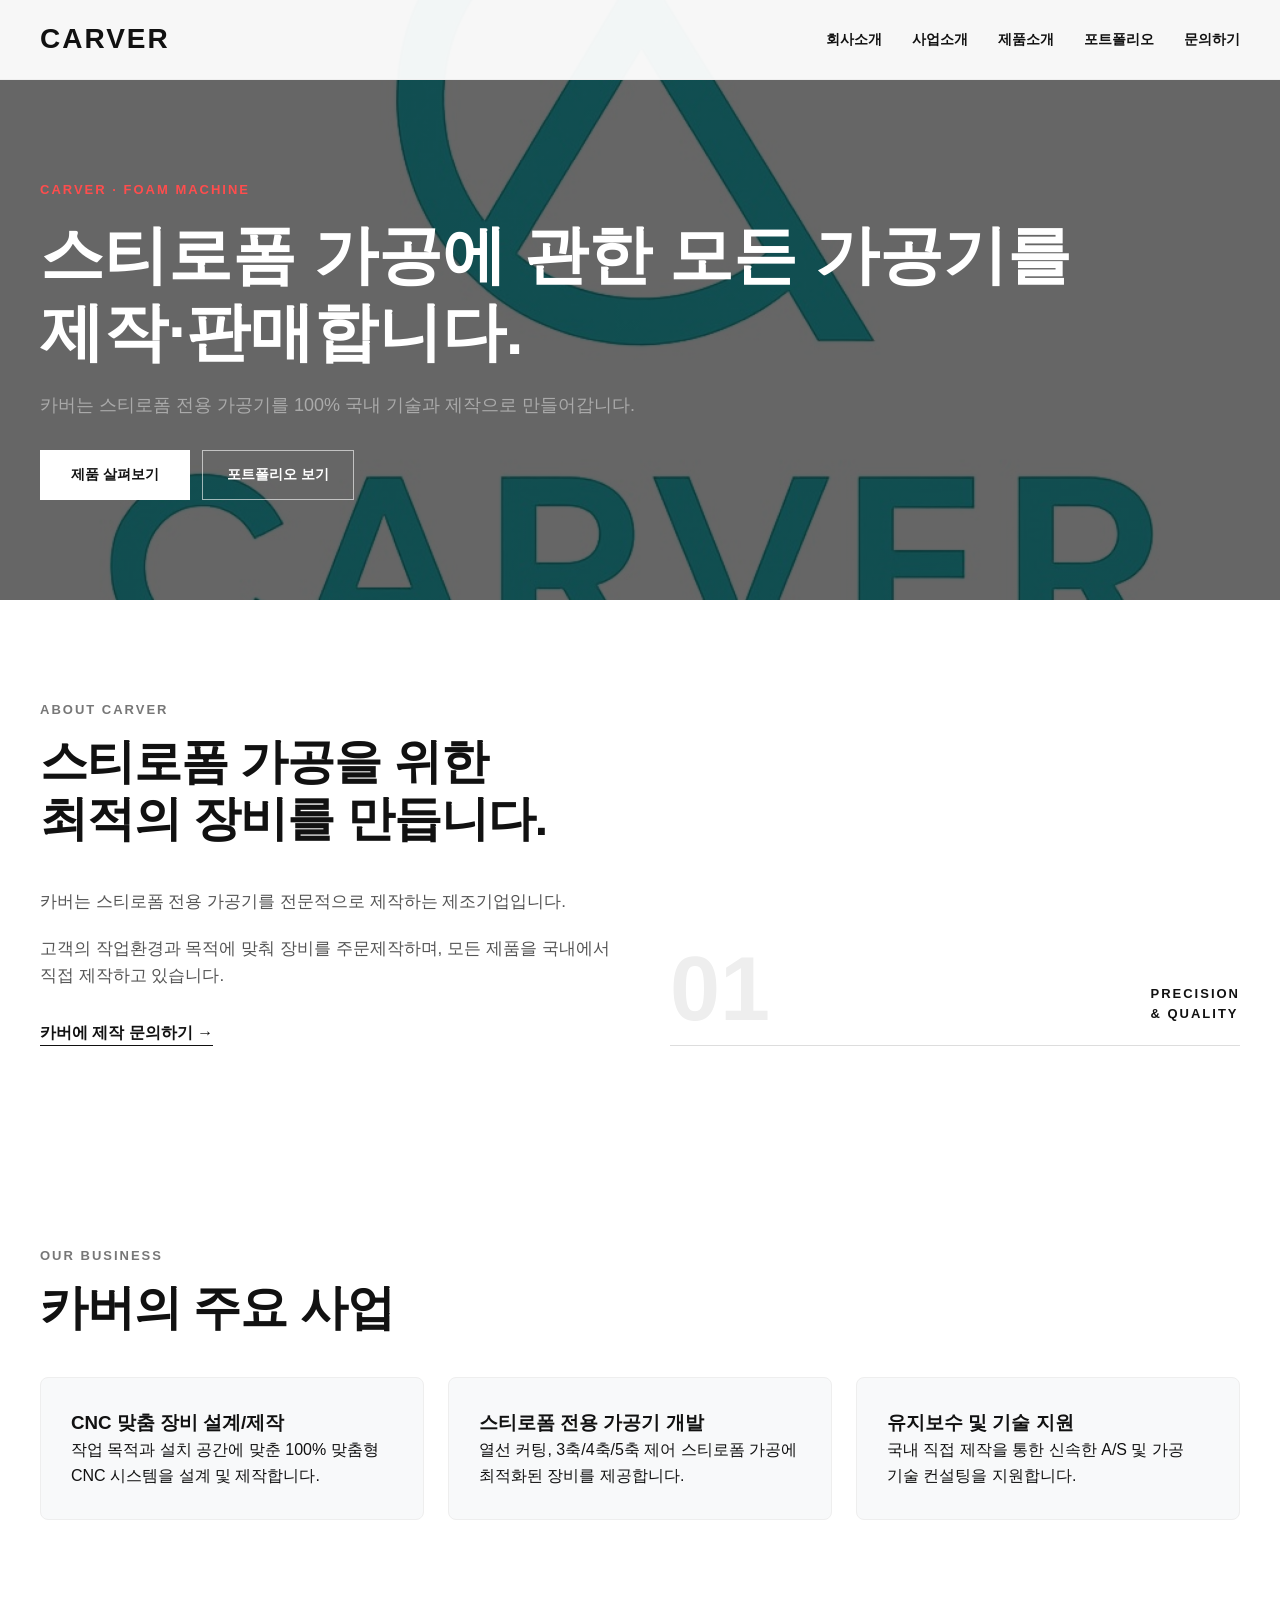
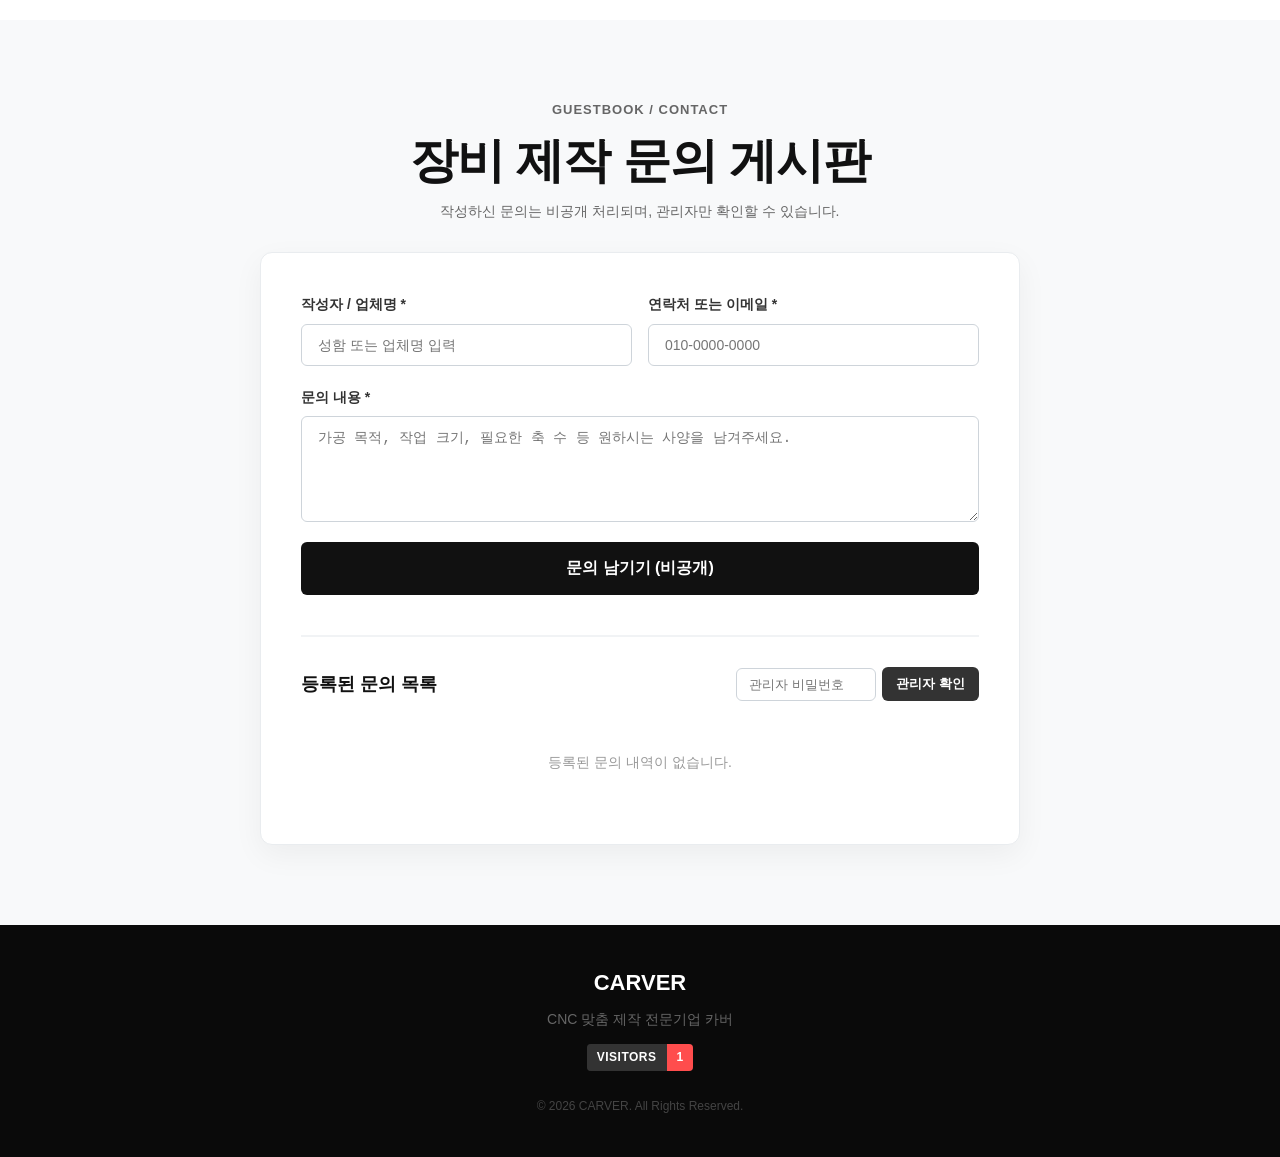
<file: index.html>
<!DOCTYPE html>
<html lang="ko">
<head>
    <meta charset="UTF-8">
    <meta name="viewport" content="width=device-width, initial-scale=1.0">
    <title>카버 | CNC 맞춤기계 제작 전문기업</title>
    <meta name="description" content="카버는 정밀 CNC 가공과 맞춤 제작을 전문으로 하는 기업입니다.">
    <link rel="stylesheet" href="css/style.css">
    <style>
        /* 추가 반응형 및 커스텀 스타일 */
        .service-grid {
            display: grid;
            grid-template-columns: repeat(3, 1fr);
            gap: 24px;
        }
        .service-card {
            background: #f8f9fa;
            padding: 30px;
            border-radius: 8px;
            border: 1px solid #eee;
        }
        .hero {
            background-image: linear-gradient(rgba(0,0,0,0.6), rgba(0,0,0,0.6)), url('images/hero.jpg');
            background-size: cover;
            background-position: center;
        }

        /* 문의 게시판 및 모바일 전용 반응형 스타일 */
        .contact-section-custom {
            background-color: #f8f9fa !important;
            padding: 80px 20px !important;
        }
        .contact-card {
            max-width: 760px !important;
            margin: 0 auto !important;
            background: #ffffff !important;
            border-radius: 12px !important;
            padding: 40px !important;
            box-shadow: 0 10px 30px rgba(0, 0, 0, 0.05) !important;
            border: 1px solid #e9ecef !important;
            box-sizing: border-box !important;
        }
        .form-row {
            display: flex !important;
            gap: 16px !important;
            margin-bottom: 20px !important;
        }
        .form-col {
            flex: 1 !important;
            display: flex !important;
            flex-direction: column !important;
        }
        .form-col-full {
            margin-bottom: 20px !important;
            display: flex !important;
            flex-direction: column !important;
        }
        .form-label-custom {
            font-size: 14px !important;
            font-weight: 600 !important;
            color: #333 !important;
            margin-bottom: 8px !important;
            display: block !important;
            text-align: left !important;
        }
        .input-custom, .textarea-custom {
            width: 100% !important;
            padding: 12px 16px !important;
            border: 1px solid #ced4da !important;
            border-radius: 6px !important;
            font-size: 14px !important;
            box-sizing: border-box !important;
            outline: none !important;
            transition: border-color 0.2s, box-shadow 0.2s !important;
            background-color: #fff !important;
            color: #333 !important;
            -webkit-appearance: none;
        }
        .input-custom:focus, .textarea-custom:focus {
            border-color: #111 !important;
            box-shadow: 0 0 0 3px rgba(0,0,0,0.05) !important;
        }
        .btn-submit-custom {
            width: 100% !important;
            padding: 16px !important;
            background-color: #111111 !important;
            color: #ffffff !important;
            border: none !important;
            border-radius: 6px !important;
            font-size: 16px !important;
            font-weight: 700 !important;
            cursor: pointer !important;
            transition: background-color 0.2s !important;
        }
        .btn-submit-custom:hover {
            background-color: #ff4d4d !important;
        }
        .memo-divider {
            margin: 40px 0 30px 0 !important;
            border: 0 !important;
            border-top: 2px solid #f1f3f5 !important;
        }
        .admin-header-custom {
            display: flex !important;
            justify-content: space-between !important;
            align-items: center !important;
            margin-bottom: 20px !important;
            flex-wrap: wrap !important;
            gap: 12px !important;
        }
        .admin-header-custom h3 {
            margin: 0 !important;
            font-size: 18px !important;
            font-weight: 700 !important;
            color: #111 !important;
        }

        /* 방문자 수 텍스트 뱃지 스타일 */
        .visitor-counter-box {
            display: inline-flex;
            align-items: center;
            background: #222;
            border-radius: 4px;
            overflow: hidden;
            font-size: 12px;
            font-family: Arial, sans-serif;
            margin: 14px 0 10px;
        }
        .visitor-label {
            background: #333;
            color: #fff;
            padding: 4px 10px;
            font-weight: bold;
            letter-spacing: 0.5px;
        }
        .visitor-count {
            background: #ff4d4d;
            color: #fff;
            padding: 4px 10px;
            font-weight: bold;
        }

        /* 모바일 디바이스(768px 이하) 대응 스타일 */
        @media (max-width: 768px) {
            .menu-button {
                display: block !important;
                background: none;
                border: none;
                font-size: 24px;
                cursor: pointer;
            }
            .nav {
                display: none;
                position: absolute;
                top: 80px;
                left: 0;
                width: 100%;
                background: #fff;
                flex-direction: column;
                padding: 20px;
                box-shadow: 0 10px 10px rgba(0,0,0,0.05);
                border-top: 1px solid #eee;
            }
            .nav.active {
                display: flex !important;
            }
            .service-grid {
                grid-template-columns: 1fr;
            }
            .contact-section-custom {
                padding: 50px 15px !important;
            }
            .contact-card {
                padding: 24px 16px !important;
                border-radius: 10px !important;
            }
            .form-row {
                flex-direction: column !important;
                gap: 16px !important;
                margin-bottom: 16px !important;
            }
            .admin-header-custom {
                flex-direction: column !important;
                align-items: flex-start !important;
            }
            .admin-header-custom #adminAuthArea {
                width: 100% !important;
                justify-content: space-between !important;
            }
            .admin-header-custom #adminAuthArea input {
                flex: 1 !important;
            }
            .section-title h2 {
                font-size: 26px !important;
            }
        }
    </style>
</head>
<body>

    <!-- HEADER -->
    <header class="header">
        <div class="container header-inner">
            <a href="index.html" class="logo">CARVER</a>
            <nav class="nav" id="mainNav">
                <a href="index.html#about">회사소개</a>
                <a href="index.html#service">사업소개</a>
                <a href="product.html">제품소개</a>
                <a href="portfolio.html">포트폴리오</a>
                <a href="index.html#contact">문의하기</a>
            </nav>
            <button type="button" class="menu-button" id="menuToggle" aria-label="메뉴 열기">☰</button>
        </div>
    </header>

    <main>
        <!-- HERO -->
        <section class="hero">
            <div class="container hero-content">
                <p class="hero-label">CARVER · FOAM MACHINE</p>
                <h1>스티로폼 가공에 관한 모든 가공기를<br>제작·판매합니다.</h1>
                <p class="hero-description">카버는 스티로폼 전용 가공기를 100% 국내 기술과 제작으로 만들어갑니다.</p>
                <div class="hero-buttons">
                    <a href="product.html" class="button button-white">제품 살펴보기</a>
                    <a href="portfolio.html" class="button button-outline">포트폴리오 보기</a>
                </div>
            </div>
        </section>

        <!-- 1. 회사소개 (ABOUT) -->
        <section id="about" class="section about">
            <div class="container">
                <div class="section-title">
                    <p class="section-label">ABOUT CARVER</p>
                    <h2>스티로폼 가공을 위한<br>최적의 장비를 만듭니다.</h2>
                </div>
                <div class="about-content">
                    <div class="about-text">
                        <p>카버는 스티로폼 전용 가공기를 전문적으로 제작하는 제조기업입니다.</p>
                        <p>고객의 작업환경과 목적에 맞춰 장비를 주문제작하며, 모든 제품을 국내에서 직접 제작하고 있습니다.</p>
                        <a href="#contact" class="text-link">카버에 제작 문의하기 →</a>
                    </div>
                    <div class="about-number">
                        <strong>01</strong>
                        <span>PRECISION<br>& QUALITY</span>
                    </div>
                </div>
            </div>
        </section>

        <!-- 2. 사업소개 (SERVICE) -->
        <section id="service" class="section service">
            <div class="container">
                <div class="section-title">
                    <p class="section-label">OUR BUSINESS</p>
                    <h2>카버의 주요 사업</h2>
                </div>
                <div class="service-grid">
                    <div class="service-card">
                        <h3>CNC 맞춤 장비 설계/제작</h3>
                        <p>작업 목적과 설치 공간에 맞춘 100% 맞춤형 CNC 시스템을 설계 및 제작합니다.</p>
                    </div>
                    <div class="service-card">
                        <h3>스티로폼 전용 가공기 개발</h3>
                        <p>열선 커팅, 3축/4축/5축 제어 스티로폼 가공에 최적화된 장비를 제공합니다.</p>
                    </div>
                    <div class="service-card">
                        <h3>유지보수 및 기술 지원</h3>
                        <p>국내 직접 제작을 통한 신속한 A/S 및 가공 기술 컨설팅을 지원합니다.</p>
                    </div>
                </div>
            </div>
        </section>

        <!-- CONTACT -->
        <section id="contact" class="contact-section-custom">
            <div class="container">
                <div class="section-title" style="text-align: center; margin-bottom: 30px;">
                    <p class="section-label" style="color: #666666 !important; font-weight: 700; letter-spacing: 1px;">GUESTBOOK / CONTACT</p>
                    <h2 style="font-weight: bold; margin-top: 8px;">장비 제작 문의 게시판</h2>
                    <p style="margin-top: 10px; color: #666; font-size: 14px;">작성하신 문의는 비공개 처리되며, 관리자만 확인할 수 있습니다.</p>
                </div>

                <div class="contact-card">
                    <!-- 문의 작성 폼 -->
                    <form id="memoForm">
                        <div class="form-row">
                            <div class="form-col">
                                <label for="writer" class="form-label-custom">작성자 / 업체명 *</label>
                                <input type="text" id="writer" class="input-custom" placeholder="성함 또는 업체명 입력" required>
                            </div>
                            <div class="form-col">
                                <label for="contactInfo" class="form-label-custom">연락처 또는 이메일 *</label>
                                <input type="text" id="contactInfo" class="input-custom" placeholder="010-0000-0000" required>
                            </div>
                        </div>

                        <div class="form-col-full">
                            <label for="memoContent" class="form-label-custom">문의 내용 *</label>
                            <textarea id="memoContent" class="textarea-custom" rows="5" placeholder="가공 목적, 작업 크기, 필요한 축 수 등 원하시는 사양을 남겨주세요." required></textarea>
                        </div>

                        <button type="submit" class="btn-submit-custom">문의 남기기 (비공개)</button>
                    </form>

                    <hr class="memo-divider">

                    <!-- 문의 목록 및 관리자 인증 영역 -->
                    <div class="memo-list-wrapper">
                        <div class="admin-header-custom">
                            <h3>등록된 문의 목록</h3>
                            <div id="adminAuthArea" style="display: flex; gap: 6px; align-items: center;">
                                <input type="password" id="adminPwInput" class="input-custom" placeholder="관리자 비밀번호" style="width: 140px !important; padding: 8px 12px !important; font-size: 13px !important;">
                                <button type="button" onclick="checkAdmin()" style="padding: 8px 14px; font-size: 13px; font-weight: 600; cursor: pointer; background: #333; color: #fff; border: none; border-radius: 6px; white-space: nowrap;">관리자 확인</button>
                            </div>
                        </div>

                        <div id="memoList">
                            <!-- 비공개 글 목록 들어가는 곳 -->
                        </div>
                    </div>
                </div>
            </div>
        </section>
    </main>

    <!-- FOOTER -->
    <footer class="footer">
        <div class="container" style="text-align: center;">
            <div class="footer-logo">CARVER</div>
            <p>CNC 맞춤 제작 전문기업 카버</p>

            <!-- 방문자 수 텍스트 뱃지 -->
            <div>
                <div class="visitor-counter-box">
                    <span class="visitor-label">VISITORS</span>
                    <span class="visitor-count" id="visitorCountDisplay">1</span>
                </div>
            </div>

            <p class="copyright">© 2026 CARVER. All Rights Reserved.</p>
        </div>
    </footer>

    <!-- 자바스크립트 -->
    <script>
        document.addEventListener('DOMContentLoaded', function () {
            // 1. 방문자 수 카운터 (localStorage 사용)
            let currentCount = parseInt(localStorage.getItem('carverVisitorCount') || '0', 10);
            currentCount += 1;
            localStorage.setItem('carverVisitorCount', currentCount);
            
            const displayEl = document.getElementById('visitorCountDisplay');
            if (displayEl) {
                displayEl.textContent = currentCount.toLocaleString('ko-KR');
            }

            // 2. 모바일 메뉴 토글
            const menuToggle = document.getElementById('menuToggle');
            const mainNav = document.getElementById('mainNav');
            
            if (menuToggle && mainNav) {
                menuToggle.addEventListener('click', function() {
                    mainNav.classList.toggle('active');
                });
            }

            // 3. 비공개 메모장 스크립트
            const ADMIN_PASSWORD = "carver1234";
            let isAdmin = false;

            const memoForm = document.getElementById('memoForm');
            const memoList = document.getElementById('memoList');

            window.checkAdmin = function() {
                const inputPw = document.getElementById('adminPwInput').value;
                if (inputPw === ADMIN_PASSWORD) {
                    isAdmin = true;
                    alert('관리자로 인증되었습니다. 비공개 문의 내용을 확인하실 수 있습니다.');
                    document.getElementById('adminAuthArea').innerHTML = '<span style="color:#e63946; font-weight:bold; font-size:13px; background:#ffe3e3; padding:6px 12px; border-radius:20px;">● 관리자 로그인 중</span>';
                    loadMemos();
                } else {
                    alert('비밀번호가 일치하지 않습니다.');
                }
            };

            function loadMemos() {
                const memos = JSON.parse(localStorage.getItem('carverMemos')) || [];
                memoList.innerHTML = '';

                if (memos.length === 0) {
                    memoList.innerHTML = '<p style="text-align:center; color:#999; padding:30px 0; font-size:14px;">등록된 문의 내역이 없습니다.</p>';
                    return;
                }

                memos.forEach((memo, index) => {
                    const memoItem = document.createElement('div');
                    memoItem.style.cssText = "background: #f8f9fa; border: 1px solid #e9ecef; border-radius: 8px; padding: 16px; margin-bottom: 12px; position: relative; text-align: left;";

                    if (isAdmin) {
                        memoItem.innerHTML = `
                            <div style="display: flex; justify-content: space-between; align-items: center; margin-bottom: 8px;">
                                <strong style="font-size: 15px; color: #111;">${escapeHtml(memo.writer)}</strong>
                                <span style="font-size: 11px; color: #888;">${memo.date}</span>
                            </div>
                            <div style="font-size: 13px; color: #e63946; font-weight: 600; margin-bottom: 8px;">연락처/메일: ${escapeHtml(memo.contactInfo)}</div>
                            <div style="font-size: 14px; color: #333; line-height: 1.5; white-space: pre-line; background: #fff; padding: 10px; border-radius: 6px; border: 1px solid #eee;">${escapeHtml(memo.content)}</div>
                            <button onclick="deleteMemo(${index})" style="position: absolute; top: 14px; right: 14px; background: none; border: none; color: #aaa; font-size: 12px; cursor: pointer; text-decoration: underline;">삭제</button>
                        `;
                    } else {
                        memoItem.innerHTML = `
                            <div style="display: flex; justify-content: space-between; align-items: center;">
                                <strong style="font-size: 14px; color: #333;">${maskName(memo.writer)}</strong>
                                <span style="font-size: 11px; color: #aaa;">${memo.date}</span>
                            </div>
                            <div style="font-size: 13px; color: #888; margin-top: 6px;">
                                🔒 비공개 문의글입니다. (관리자만 내용 확인 가능)
                            </div>
                        `;
                    }
                    memoList.appendChild(memoItem);
                });
            }

            memoForm.addEventListener('submit', function (e) {
                e.preventDefault();

                const writer = document.getElementById('writer').value;
                const contactInfo = document.getElementById('contactInfo').value;
                const content = document.getElementById('memoContent').value;
                const date = new Date().toLocaleDateString('ko-KR', {
                    year: 'numeric',
                    month: '2-digit',
                    day: '2-digit',
                    hour: '2-digit',
                    minute: '2-digit'
                });

                const memos = JSON.parse(localStorage.getItem('carverMemos')) || [];
                memos.unshift({ writer, contactInfo, content, date });
                localStorage.setItem('carverMemos', JSON.stringify(memos));

                alert('문의가 접수되었습니다. 관리자 확인 후 빠른 시일 내에 연락드리겠습니다.');
                memoForm.reset();
                loadMemos();
            });

            window.deleteMemo = function (index) {
                if (confirm('이 문의글을 삭제하시겠습니까?')) {
                    const memos = JSON.parse(localStorage.getItem('carverMemos')) || [];
                    memos.splice(index, 1);
                    localStorage.setItem('carverMemos', JSON.stringify(memos));
                    loadMemos();
                }
            };

            function maskName(name) {
                if (name.length <= 1) return name;
                if (name.length === 2) return name[0] + '*';
                return name[0] + '*'.repeat(name.length - 2) + name[name.length - 1];
            }

            function escapeHtml(str) {
                return str.replace(/&/g, "&amp;").replace(/</g, "&lt;").replace(/>/g, "&gt;").replace(/"/g, "&quot;").replace(/'/g, "&#039;");
            }

            loadMemos();
        });
    </script>
</body>
</html>
</file>
<file: css/style.css>
/* ========================================
   RESET & COMMON
======================================== */
* {
    margin: 0;
    padding: 0;
    box-sizing: border-box;
}

html {
    scroll-behavior: smooth;
}

body {
    font-family: Arial, "Noto Sans KR", sans-serif;
    color: #111;
    background: #fff;
    line-height: 1.6;
    word-break: keep-all;
    overflow-x: hidden; /* 가로 스크롤 잘림 방지 */
}

a {
    color: inherit;
    text-decoration: none;
}

img, video, iframe {
    max-width: 100%;
    height: auto;
}

.container {
    width: min(1200px, calc(100% - 40px));
    margin: 0 auto;
}

.section {
    padding: 100px 0;
}

.section-label {
    margin-bottom: 12px;
    color: #777;
    font-size: 13px;
    font-weight: 700;
    letter-spacing: 2px;
}

.section-title {
    margin-bottom: 40px;
}

.section-title h2 {
    font-size: clamp(28px, 4vw, 48px);
    line-height: 1.2;
    letter-spacing: -1px;
}

/* BUTTONS */
.button {
    display: inline-flex;
    align-items: center;
    justify-content: center;
    min-width: 150px;
    height: 50px;
    padding: 0 24px;
    font-size: 14px;
    font-weight: 700;
    transition: 0.3s;
}

.button-white { color: #111; background: #fff; }
.button-white:hover { background: #ddd; }
.button-outline { color: #fff; border: 1px solid rgba(255, 255, 255, 0.6); }
.button-outline:hover { color: #111; background: #fff; }
.button-dark { color: #fff; background: #111; }
.button-dark:hover { background: #333; }

/* HEADER */
.header {
    position: fixed;
    top: 0;
    left: 0;
    width: 100%;
    height: 80px;
    z-index: 100;
    background: rgba(255, 255, 255, 0.95);
    border-bottom: 1px solid #eee;
}

.header-inner {
    height: 100%;
    display: flex;
    align-items: center;
    justify-content: space-between;
}

.logo {
    font-size: 28px;
    font-weight: 800;
    letter-spacing: 2px;
}

.nav {
    display: flex;
    gap: 30px;
}

.nav a {
    font-size: 14px;
    font-weight: 600;
}

.menu-button { display: none; }

/* HERO */
.hero {
    min-height: 600px;
    padding-top: 80px;
    display: flex;
    align-items: center;
    color: #fff;
    background: #111;
}

.hero-label { margin-bottom: 16px; font-size: 13px; font-weight: 700; letter-spacing: 2px; color: #ff4d4d; }
.hero h1 { margin-bottom: 20px; font-size: clamp(30px, 5vw, 64px); line-height: 1.2; }
.hero-description { margin-bottom: 30px; color: #aaa; font-size: 18px; }
.hero-buttons { display: flex; gap: 12px; flex-wrap: wrap; }

/* ABOUT */
.about-content {
    display: grid;
    grid-template-columns: 1fr 1fr;
    gap: 60px;
}

.about-text p { margin-bottom: 20px; color: #555; font-size: 17px; }
.text-link { display: inline-block; font-weight: 700; border-bottom: 1px solid #111; margin-top: 10px; }
.about-number { display: flex; align-items: flex-end; justify-content: space-between; border-bottom: 1px solid #ddd; padding-bottom: 20px; }
.about-number strong { font-size: 90px; line-height: 0.8; color: #eee; }
.about-number span { font-size: 13px; font-weight: 700; letter-spacing: 2px; }

/* PRODUCT SECTION (가로형 카드 방식) */
.product { background: #f8f9fa; }
.product-grid { display: flex; flex-direction: column; gap: 32px; }

.product-card {
    background: #fff;
    border: 1px solid #e5e7eb;
    border-radius: 12px;
    padding: 32px;
    display: flex;
    align-items: center;
    justify-content: space-between;
    gap: 32px;
}

.product-card-info { flex: 1; }
.product-card-label { font-size: 12px; font-weight: 700; color: #ff4d4d; margin-bottom: 8px; display: block; }
.product-card-info h3 { font-size: 24px; margin-bottom: 12px; }
.product-card-info p { color: #666; margin-bottom: 20px; font-size: 15px; }

.product-card-specs { list-style: none; display: flex; flex-direction: column; gap: 6px; font-size: 14px; }
.product-card-specs span { color: #888; margin-right: 10px; font-weight: 600; }

.product .product-card-image {
    flex: 0 0 320px;
    width: 320px;
    height: 320px;
    border-radius: 12px;
    overflow: hidden;
    background-color: #f8f9fa;
    border: 1px solid #eee;
    display: flex;
    align-items: center;
    justify-content: center;
}

.product .product-card-image img {
    width: 100%;
    height: 100%;
    object-fit: contain;
    padding: 12px;
    display: block;
}

/* PORTFOLIO SECTION */
.portfolio-grid {
    display: grid;
    grid-template-columns: repeat(auto-fill, minmax(280px, 1fr));
    gap: 24px;
    margin-top: 32px;
}

.portfolio-card, .portfolio-item {
    background-color: #fff;
    border: 1px solid #eee;
    border-radius: 12px;
    overflow: hidden;
    position: relative;
}

.portfolio-visual, .portfolio-image {
    width: 100%;
    height: 240px;
    background-color: #f8f9fa;
    display: flex;
    align-items: center;
    justify-content: center;
    position: relative;
}

.portfolio-visual img, .portfolio-image img {
    width: 100%;
    height: 100%;
    object-fit: contain;
    padding: 8px;
    display: block;
}

/* CONTACT & FOOTER */
.contact { background: #111; color: #fff; padding: 80px 0; }
.contact-inner { display: flex; justify-content: space-between; align-items: center; gap: 20px; }
.contact h2 { font-size: 32px; margin-bottom: 8px; }
.contact p { color: #aaa; }

.footer { background: #0a0a0a; color: #666; padding: 40px 0; text-align: center; font-size: 14px; }
.footer-logo { font-size: 22px; font-weight: 800; color: #fff; margin-bottom: 8px; }
.copyright { margin-top: 16px; color: #444; font-size: 12px; }

/* ==========================================
   📱 모바일 디바이스(768px 이하) 전용 반응형 CSS
   ========================================== */
@media (max-width: 768px) {
    .section {
        padding: 50px 0;
    }
    .container {
        width: calc(100% - 32px);
    }

    /* 1. 네비게이션 메뉴 자동 조절 */
    .nav {
        gap: 12px;
    }
    .nav a {
        font-size: 12px;
    }

    /* 2. ABOUT 영역 1열 변환 */
    .about-content {
        grid-template-columns: 1fr;
        gap: 30px;
    }

    /* 3. 제품 카드 모바일 세로 배치 (잘림 현상 핵심 해결) */
    .product-card {
        flex-direction: column-reverse;
        padding: 20px;
        gap: 20px;
    }
    .product .product-card-image {
        flex: none;
        width: 100% !important;
        height: 240px !important;
    }

    /* 4. 포트폴리오 그리드 모바일 대응 */
    .portfolio-grid {
        grid-template-columns: 1fr;
        gap: 20px;
    }

    /* 5. CONTACT 영역 모바일 정렬 */
    .contact-inner {
        flex-direction: column;
        text-align: center;
    }
    
    /* 6. 줄바꿈 보정 */
    .pc-only {
        display: none;
    }
}
</file>
